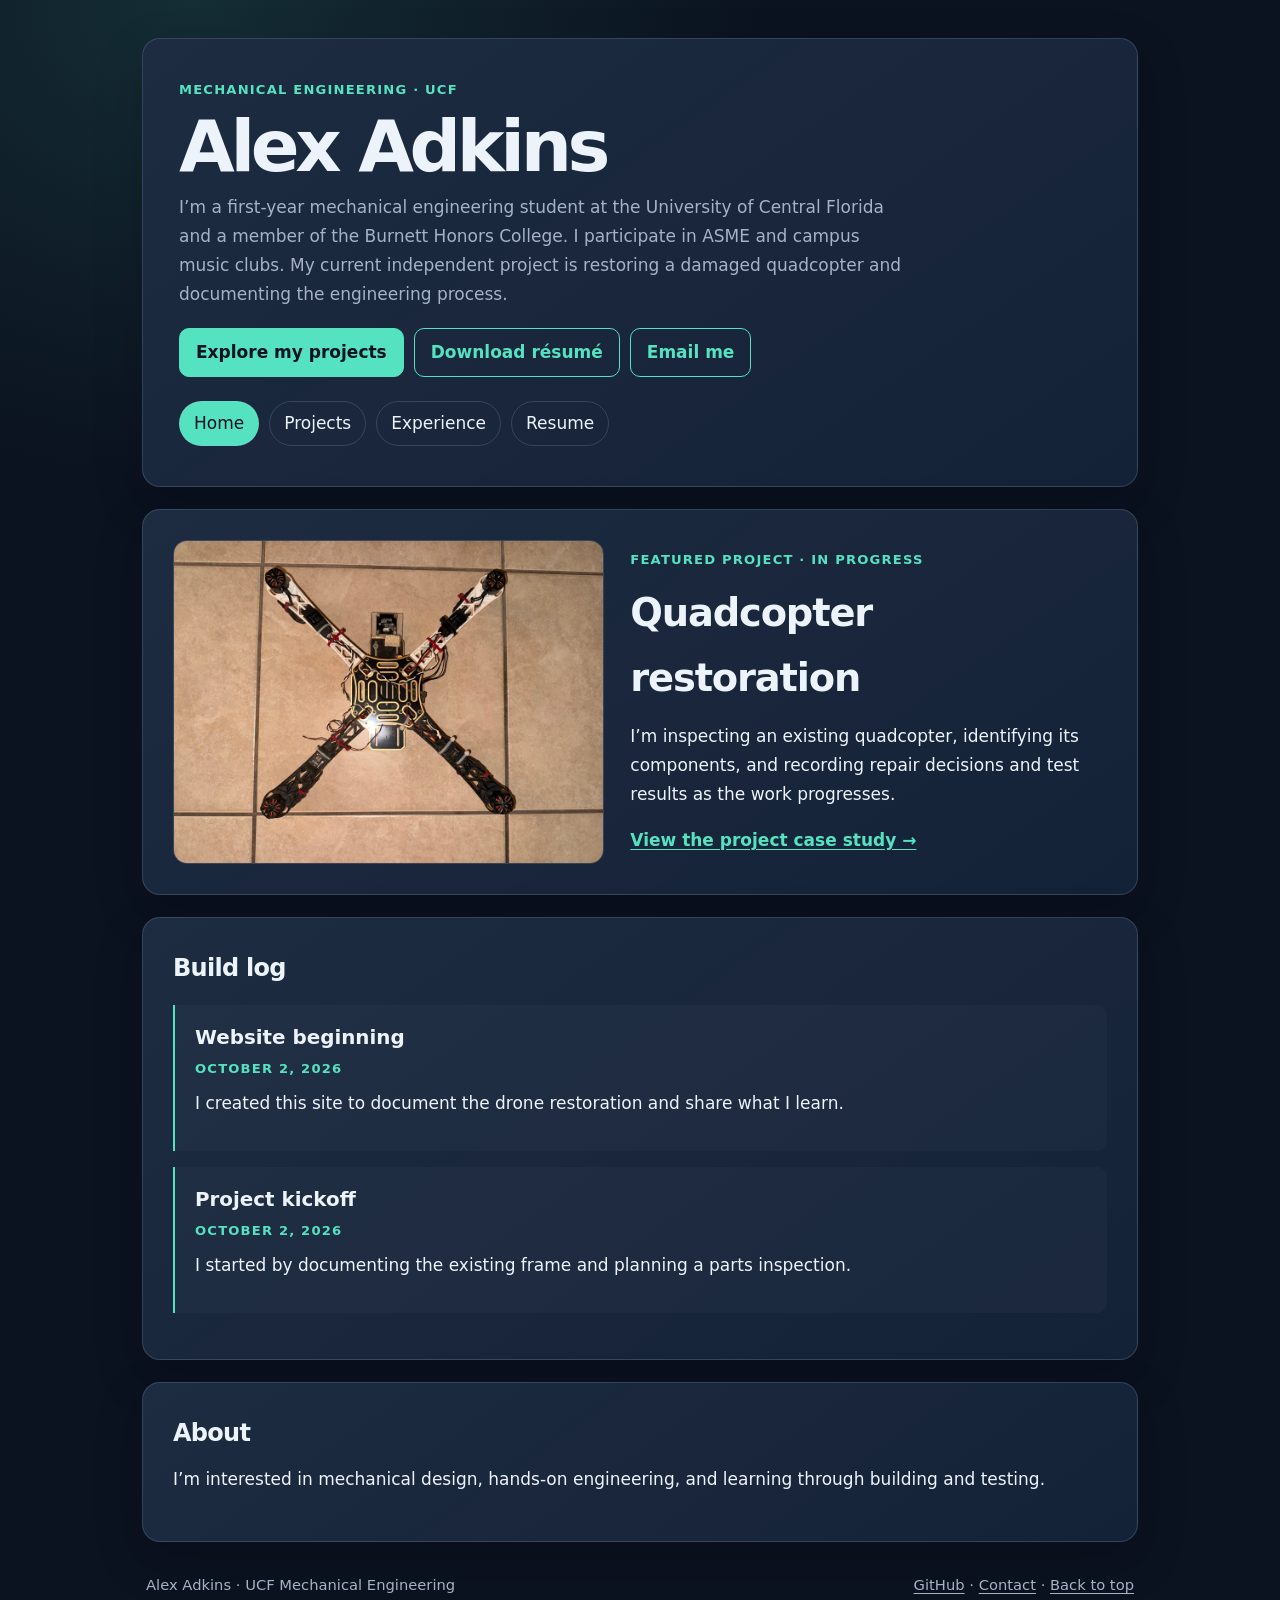
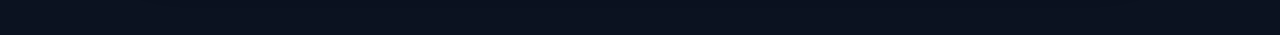
<file: index.html>
<!doctype html>
<html lang="en">
<head>
  <meta charset="utf-8">
  <meta name="viewport" content="width=device-width, initial-scale=1">
  <meta name="description" content="Alex Adkins, a UCF mechanical engineering student, shares engineering projects, experience, and a résumé.">
  <meta name="theme-color" content="#0b1220">
  <title>Alex Adkins | Mechanical Engineering Portfolio</title>
  <link rel="stylesheet" href="styles.css">
</head>
<body>
  <a class="skip-link" href="#main-content">Skip to content</a>

  <header class="site-header" id="top">
    <p class="tag">Mechanical Engineering · UCF</p>
    <h1>Alex Adkins</h1>
    <p class="intro">
      I’m a first-year mechanical engineering student at the University of
      Central Florida and a member of the Burnett Honors College. I participate
      in ASME and campus music clubs. My current independent project is
      restoring a damaged quadcopter and documenting the engineering process.
    </p>

    <div class="button-row">
      <a class="button" href="projects.html">Explore my projects</a>
      <a class="button button-secondary"
         href="AlexAdkins%20-%20EngineeringResume%20%281%29.pdf"
         download>Download résumé</a>
      <a class="button button-secondary" href="mailto:alexanderadkins@hotmail.com">Email me</a>
    </div>

    <nav class="site-nav" aria-label="Main navigation">
      <a href="index.html" aria-current="page">Home</a>
      <a href="projects.html">Projects</a>
      <a href="experience.html">Experience</a>
      <a href="resume.html">Resume</a>
    </nav>
  </header>

  <main id="main-content">
    <section class="featured-project" aria-labelledby="featured-project-title">
      <img
        src="images/drone-before.JPG"
        alt="The damaged quadcopter before restoration"
        loading="lazy"
        decoding="async"
      >
      <div class="featured-project-copy">
        <p class="tag">Featured project · In progress</p>
        <h2 id="featured-project-title">Quadcopter restoration</h2>
        <p>
          I’m inspecting an existing quadcopter, identifying its components,
          and recording repair decisions and test results as the work progresses.
        </p>
        <a class="text-link" href="drone-restoration.html">View the project case study →</a>
      </div>
    </section>

    <section aria-labelledby="build-log-title">
      <h2 id="build-log-title">Build log</h2>
      <article>
        <h3>Website beginning</h3>
        <p class="tag">October 2, 2026</p>
        <p>I created this site to document the drone restoration and share what I learn.</p>
      </article>
      <article>
        <h3>Project kickoff</h3>
        <p class="tag">October 2, 2026</p>
        <p>I started by documenting the existing frame and planning a parts inspection.</p>
      </article>
    </section>

    <section aria-labelledby="about-title">
      <h2 id="about-title">About</h2>
      <p>
        I’m interested in mechanical design, hands-on engineering, and learning
        through building and testing.
      </p>
    </section>
  </main>

  <footer class="site-footer">
    <p>Alex Adkins · UCF Mechanical Engineering</p>
    <p>
      <a href="https://github.com/4aadkins">GitHub</a>
      <span aria-hidden="true">·</span>
      <a href="mailto:alexanderadkins@hotmail.com">Contact</a>
      <span aria-hidden="true">·</span>
      <a href="#top">Back to top</a>
    </p>
  </footer>
</body>
</html>
</file>
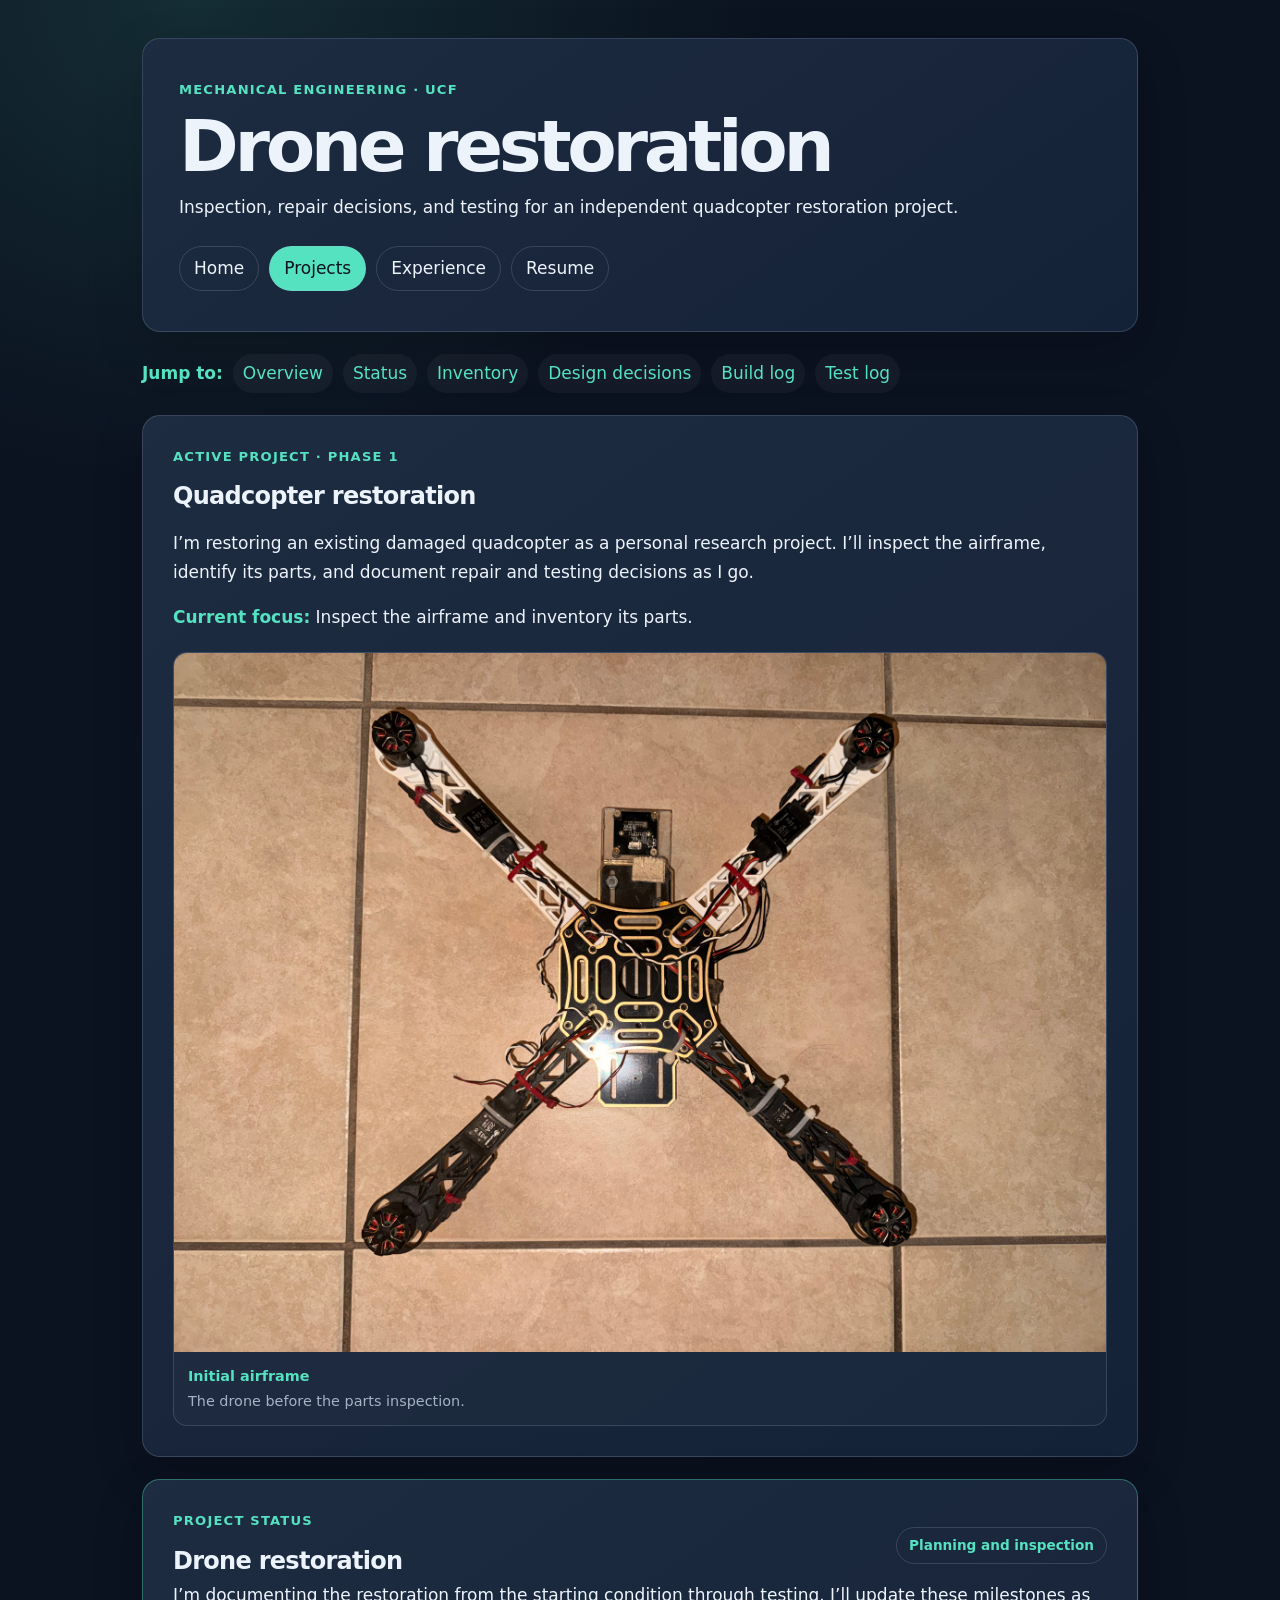
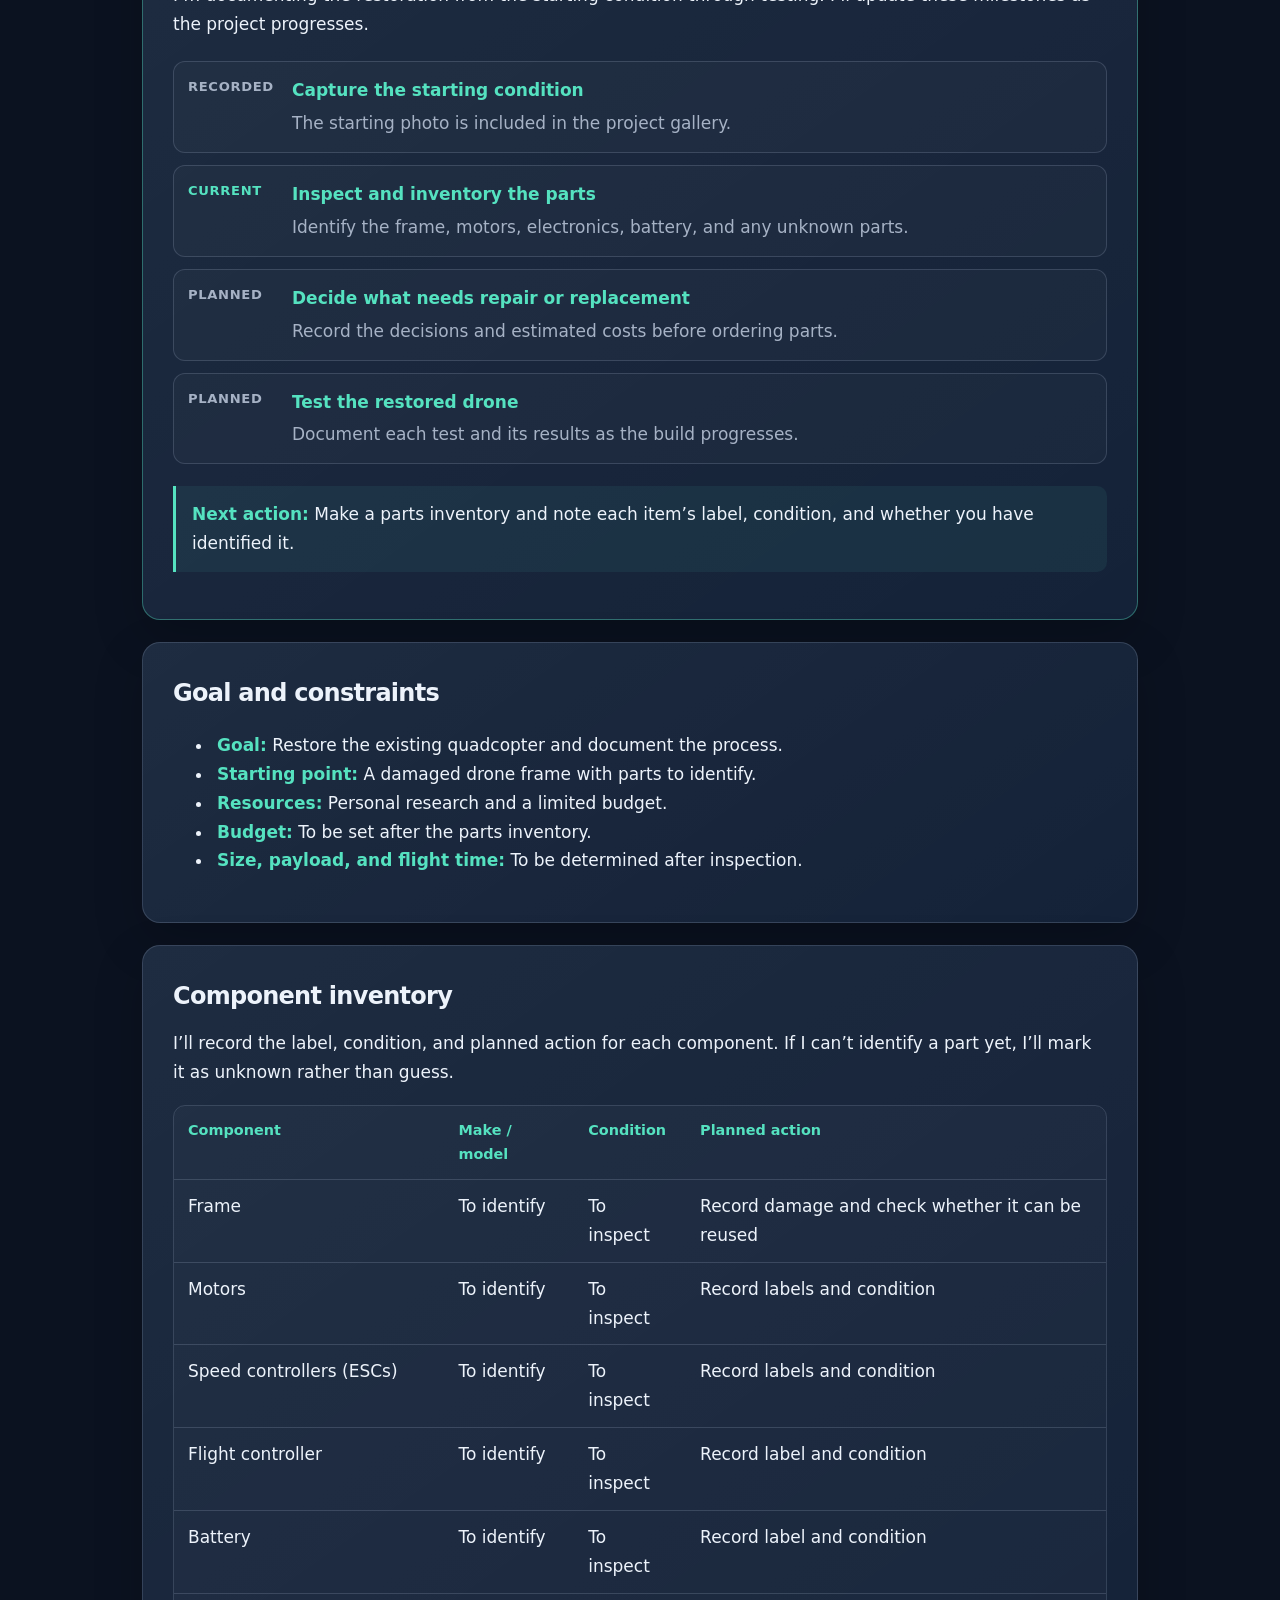
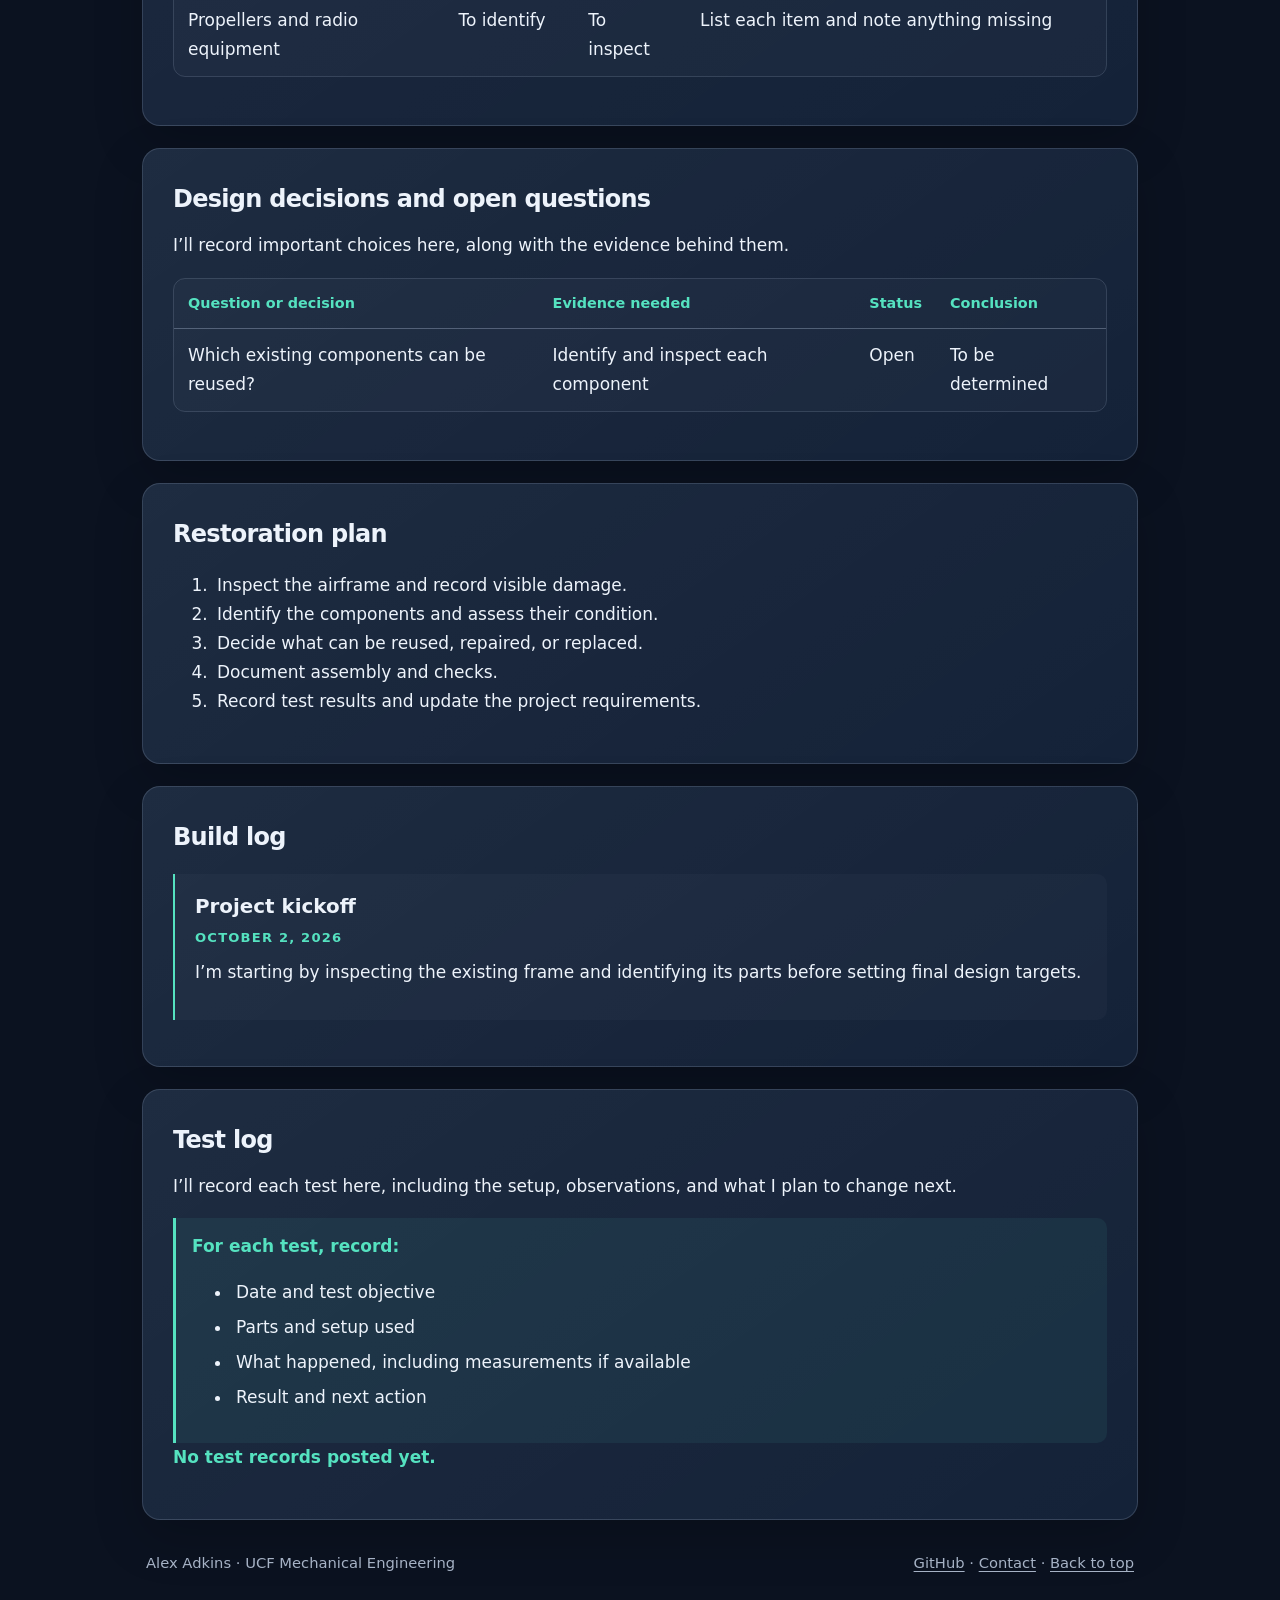
<file: drone-restoration.html>
<!doctype html>
<html lang="en">
<head>
  <meta charset="utf-8">
  <meta name="viewport" content="width=device-width, initial-scale=1">
  <meta name="description" content="A project case study documenting the inspection, restoration, decisions, and testing of Alex Adkins’s quadcopter.">
  <meta name="theme-color" content="#0b1220">
  <title>Alex Adkins | Drone Restoration</title>
  <link rel="stylesheet" href="styles.css">
</head>
<body>
  <a class="skip-link" href="#main-content">Skip to content</a>

  <header class="site-header" id="top">
    <p class="tag">Mechanical Engineering · UCF</p>
    <h1>Drone restoration</h1>
    <p>Inspection, repair decisions, and testing for an independent quadcopter restoration project.</p>

    <nav class="site-nav" aria-label="Main navigation">
      <a href="index.html">Home</a>
      <a href="projects.html" aria-current="page">Projects</a>
      <a href="experience.html">Experience</a>
      <a href="resume.html">Resume</a>
    </nav>
  </header>

  <main id="main-content">
    <nav class="project-jump-links" aria-label="Project sections">
      <strong>Jump to:</strong>
      <a href="#drone-restoration">Overview</a>
      <a href="#status">Status</a>
      <a href="#inventory">Inventory</a>
      <a href="#decisions">Design decisions</a>
      <a href="#build-log">Build log</a>
      <a href="#test-log">Test log</a>
    </nav>
    <section id="drone-restoration" aria-labelledby="drone-title">
      <p class="tag">Active project · Phase 1</p>
      <h2 id="drone-title">Quadcopter restoration</h2>
      <p>
        I’m restoring an existing damaged quadcopter as a personal research
        project. I’ll inspect the airframe, identify its parts, and document
        repair and testing decisions as I go.
      </p>
      <p><strong>Current focus:</strong> Inspect the airframe and inventory its parts.</p>

      <div class="project-gallery">
        <figure>
          <img
            src="images/drone-before.JPG"
            alt="The existing quadcopter frame before restoration"
            loading="lazy"
            decoding="async"
          >
          <figcaption>
            <strong>Initial airframe</strong><br>
            The drone before the parts inspection.
          </figcaption>
        </figure>
      </div>
    </section>

    <section id="status" class="project-status" aria-labelledby="project-status-title">
      <div class="status-heading">
        <div>
          <p class="tag">Project status</p>
          <h2 id="project-status-title">Drone restoration</h2>
        </div>
        <span class="status-pill">Planning and inspection</span>
      </div>

      <p>
        I’m documenting the restoration from the starting condition through
        testing. I’ll update these milestones as the project progresses.
      </p>

      <ol class="milestones">
        <li>
          <span class="milestone-state">Recorded</span>
          <div>
            <strong>Capture the starting condition</strong>
            <p>The starting photo is included in the project gallery.</p>
          </div>
        </li>
        <li class="current">
          <span class="milestone-state">Current</span>
          <div>
            <strong>Inspect and inventory the parts</strong>
            <p>Identify the frame, motors, electronics, battery, and any unknown parts.</p>
          </div>
        </li>
        <li>
          <span class="milestone-state">Planned</span>
          <div>
            <strong>Decide what needs repair or replacement</strong>
            <p>Record the decisions and estimated costs before ordering parts.</p>
          </div>
        </li>
        <li>
          <span class="milestone-state">Planned</span>
          <div>
            <strong>Test the restored drone</strong>
            <p>Document each test and its results as the build progresses.</p>
          </div>
        </li>
      </ol>

      <p class="next-step">
        <strong>Next action:</strong> Make a parts inventory and note each item’s
        label, condition, and whether you have identified it.
      </p>
    </section>

    <section id="constraints" aria-labelledby="constraints-title">
      <h2 id="constraints-title">Goal and constraints</h2>
      <ul>
        <li><strong>Goal:</strong> Restore the existing quadcopter and document the process.</li>
        <li><strong>Starting point:</strong> A damaged drone frame with parts to identify.</li>
        <li><strong>Resources:</strong> Personal research and a limited budget.</li>
        <li><strong>Budget:</strong> To be set after the parts inventory.</li>
        <li><strong>Size, payload, and flight time:</strong> To be determined after inspection.</li>
      </ul>
    </section>


    <section id="inventory" aria-labelledby="inventory-title">
      <h2 id="inventory-title">Component inventory</h2>
      <p>
        I’ll record the label, condition, and planned action for each component.
        If I can’t identify a part yet, I’ll mark it as unknown rather than guess.
      </p>

      <div class="inventory-table-wrap" tabindex="0" role="region" aria-label="Scrollable component inventory">
        <table class="inventory-table">
          <thead>
            <tr>
              <th scope="col">Component</th>
              <th scope="col">Make / model</th>
              <th scope="col">Condition</th>
              <th scope="col">Planned action</th>
            </tr>
          </thead>
          <tbody>
            <tr>
              <td>Frame</td>
              <td>To identify</td>
              <td>To inspect</td>
              <td>Record damage and check whether it can be reused</td>
            </tr>
            <tr>
              <td>Motors</td>
              <td>To identify</td>
              <td>To inspect</td>
              <td>Record labels and condition</td>
            </tr>
            <tr>
              <td>Speed controllers (ESCs)</td>
              <td>To identify</td>
              <td>To inspect</td>
              <td>Record labels and condition</td>
            </tr>
            <tr>
              <td>Flight controller</td>
              <td>To identify</td>
              <td>To inspect</td>
              <td>Record label and condition</td>
            </tr>
            <tr>
              <td>Battery</td>
              <td>To identify</td>
              <td>To inspect</td>
              <td>Record label and condition</td>
            </tr>
            <tr>
              <td>Propellers and radio equipment</td>
              <td>To identify</td>
              <td>To inspect</td>
              <td>List each item and note anything missing</td>
            </tr>
          </tbody>
        </table>
      </div>
    </section>

    <section id="decisions" aria-labelledby="decisions-title">
      <h2 id="decisions-title">Design decisions and open questions</h2>
      <p>
        I’ll record important choices here, along with the evidence behind them.
      </p>

      <div class="inventory-table-wrap" tabindex="0" role="region" aria-label="Scrollable design decisions">
        <table class="inventory-table">
          <thead>
            <tr>
              <th scope="col">Question or decision</th>
              <th scope="col">Evidence needed</th>
              <th scope="col">Status</th>
              <th scope="col">Conclusion</th>
            </tr>
          </thead>
          <tbody>
            <tr>
              <td>Which existing components can be reused?</td>
              <td>Identify and inspect each component</td>
              <td>Open</td>
              <td>To be determined</td>
            </tr>
          </tbody>
        </table>
      </div>
    </section>

    <section id="restoration-plan" aria-labelledby="plan-title">
      <h2 id="plan-title">Restoration plan</h2>
      <ol>
        <li>Inspect the airframe and record visible damage.</li>
        <li>Identify the components and assess their condition.</li>
        <li>Decide what can be reused, repaired, or replaced.</li>
        <li>Document assembly and checks.</li>
        <li>Record test results and update the project requirements.</li>
      </ol>
    </section>

    <section id="build-log" aria-labelledby="build-log-title">
      <h2 id="build-log-title">Build log</h2>
      <article>
        <h3>Project kickoff</h3>
        <p class="tag">October 2, 2026</p>
        <p>
          I’m starting by inspecting the existing frame and identifying its
          parts before setting final design targets.
        </p>
      </article>
    </section>

    <section id="test-log" aria-labelledby="test-log-title">
      <h2 id="test-log-title">Test log</h2>
      <p>
        I’ll record each test here, including the setup, observations, and what
        I plan to change next.
      </p>

      <div class="test-log-note">
        <strong>For each test, record:</strong>
        <ul>
          <li>Date and test objective</li>
          <li>Parts and setup used</li>
          <li>What happened, including measurements if available</li>
          <li>Result and next action</li>
        </ul>
      </div>

      <p><strong>No test records posted yet.</strong></p>
    </section>
  </main>

  <footer class="site-footer">
    <p>Alex Adkins · UCF Mechanical Engineering</p>
    <p>
      <a href="https://github.com/4aadkins">GitHub</a>
      <span aria-hidden="true">·</span>
      <a href="mailto:alexanderadkins@hotmail.com">Contact</a>
      <span aria-hidden="true">·</span>
      <a href="#top">Back to top</a>
    </p>
  </footer>
</body>
</html>
</file>
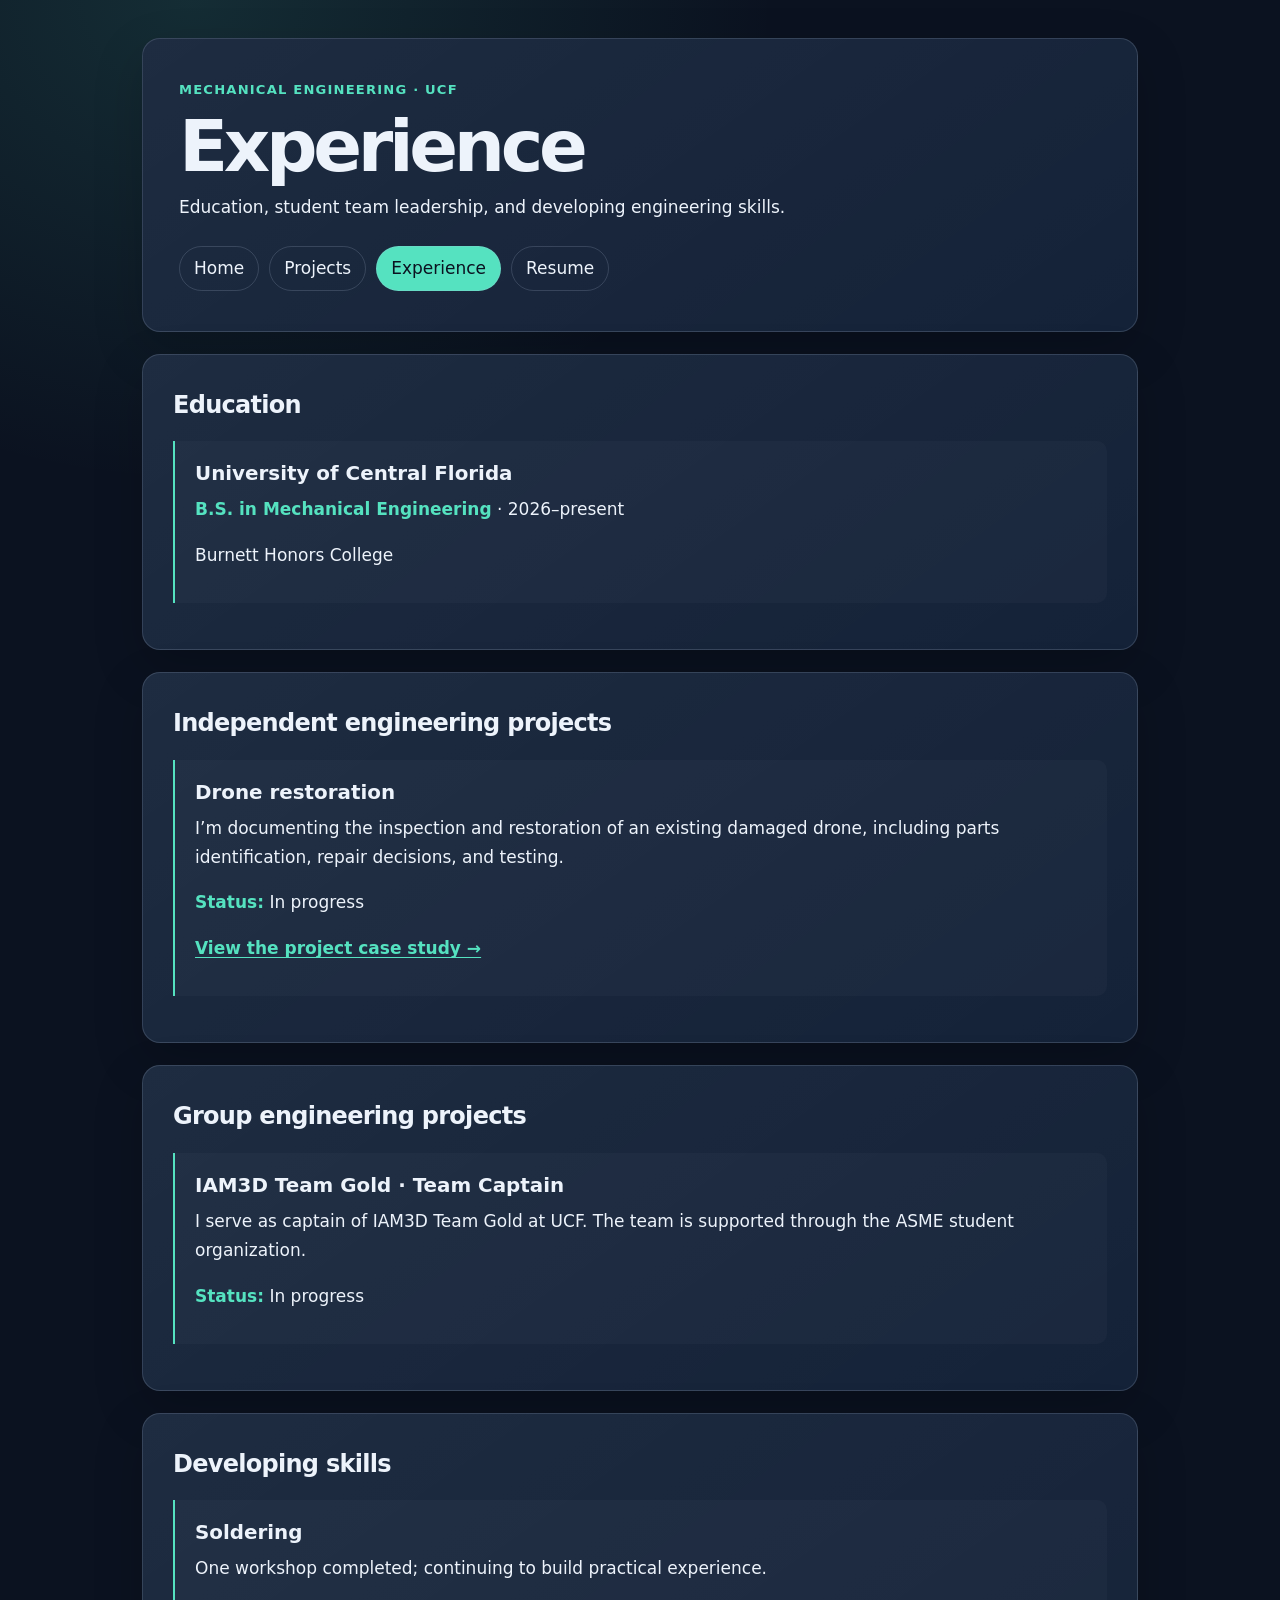
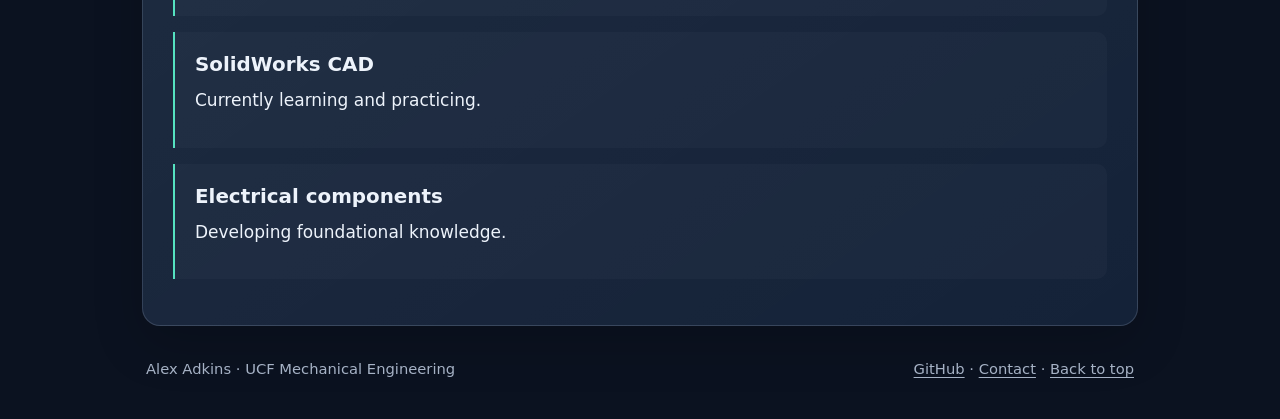
<file: experience.html>
<!doctype html>
<html lang="en">
<head>
  <meta charset="utf-8">
  <meta name="viewport" content="width=device-width, initial-scale=1">
  <meta name="description" content="Alex Adkins’s education, student team leadership, and developing engineering skills at UCF.">
  <meta name="theme-color" content="#0b1220">
  <title>Alex Adkins | Experience</title>
  <link rel="stylesheet" href="styles.css">
</head>
<body>
  <a class="skip-link" href="#main-content">Skip to content</a>

  <header class="site-header" id="top">
    <p class="tag">Mechanical Engineering · UCF</p>
    <h1>Experience</h1>
    <p>Education, student team leadership, and developing engineering skills.</p>

    <nav class="site-nav" aria-label="Main navigation">
      <a href="index.html">Home</a>
      <a href="projects.html">Projects</a>
      <a href="experience.html" aria-current="page">Experience</a>
      <a href="resume.html">Resume</a>
    </nav>
  </header>

  <main id="main-content">
    <section id="education" aria-labelledby="education-title">
      <h2 id="education-title">Education</h2>
      <article>
        <h3>University of Central Florida</h3>
        <p><strong>B.S. in Mechanical Engineering</strong> · 2026–present</p>
        <p>Burnett Honors College</p>
      </article>
    </section>

    <section id="projects" aria-labelledby="independent-projects-title">
      <h2 id="independent-projects-title">Independent engineering projects</h2>
      <article>
        <h3>Drone restoration</h3>
        <p>
          I’m documenting the inspection and restoration of an existing damaged
          drone, including parts identification, repair decisions, and testing.
        </p>
        <p><strong>Status:</strong> In progress</p>
        <p><a class="text-link" href="drone-restoration.html">View the project case study →</a></p>
      </article>
    </section>

    <section id="team-experience" aria-labelledby="team-experience-title">
      <h2 id="team-experience-title">Group engineering projects</h2>
      <article>
        <h3>IAM3D Team Gold · Team Captain</h3>
        <p>
          I serve as captain of IAM3D Team Gold at UCF. The team is supported
          through the ASME student organization.
        </p>
        <p><strong>Status:</strong> In progress</p>
      </article>
    </section>

    <section id="developing-skills" aria-labelledby="skills-title">
      <h2 id="skills-title">Developing skills</h2>
      <article>
        <h3>Soldering</h3>
        <p>One workshop completed; continuing to build practical experience.</p>
      </article>
      <article>
        <h3>SolidWorks CAD</h3>
        <p>Currently learning and practicing.</p>
      </article>
      <article>
        <h3>Electrical components</h3>
        <p>Developing foundational knowledge.</p>
      </article>
    </section>
  </main>

  <footer class="site-footer">
    <p>Alex Adkins · UCF Mechanical Engineering</p>
    <p>
      <a href="https://github.com/4aadkins">GitHub</a>
      <span aria-hidden="true">·</span>
      <a href="mailto:alexanderadkins@hotmail.com">Contact</a>
      <span aria-hidden="true">·</span>
      <a href="#top">Back to top</a>
    </p>
  </footer>
</body>
</html>
</file>
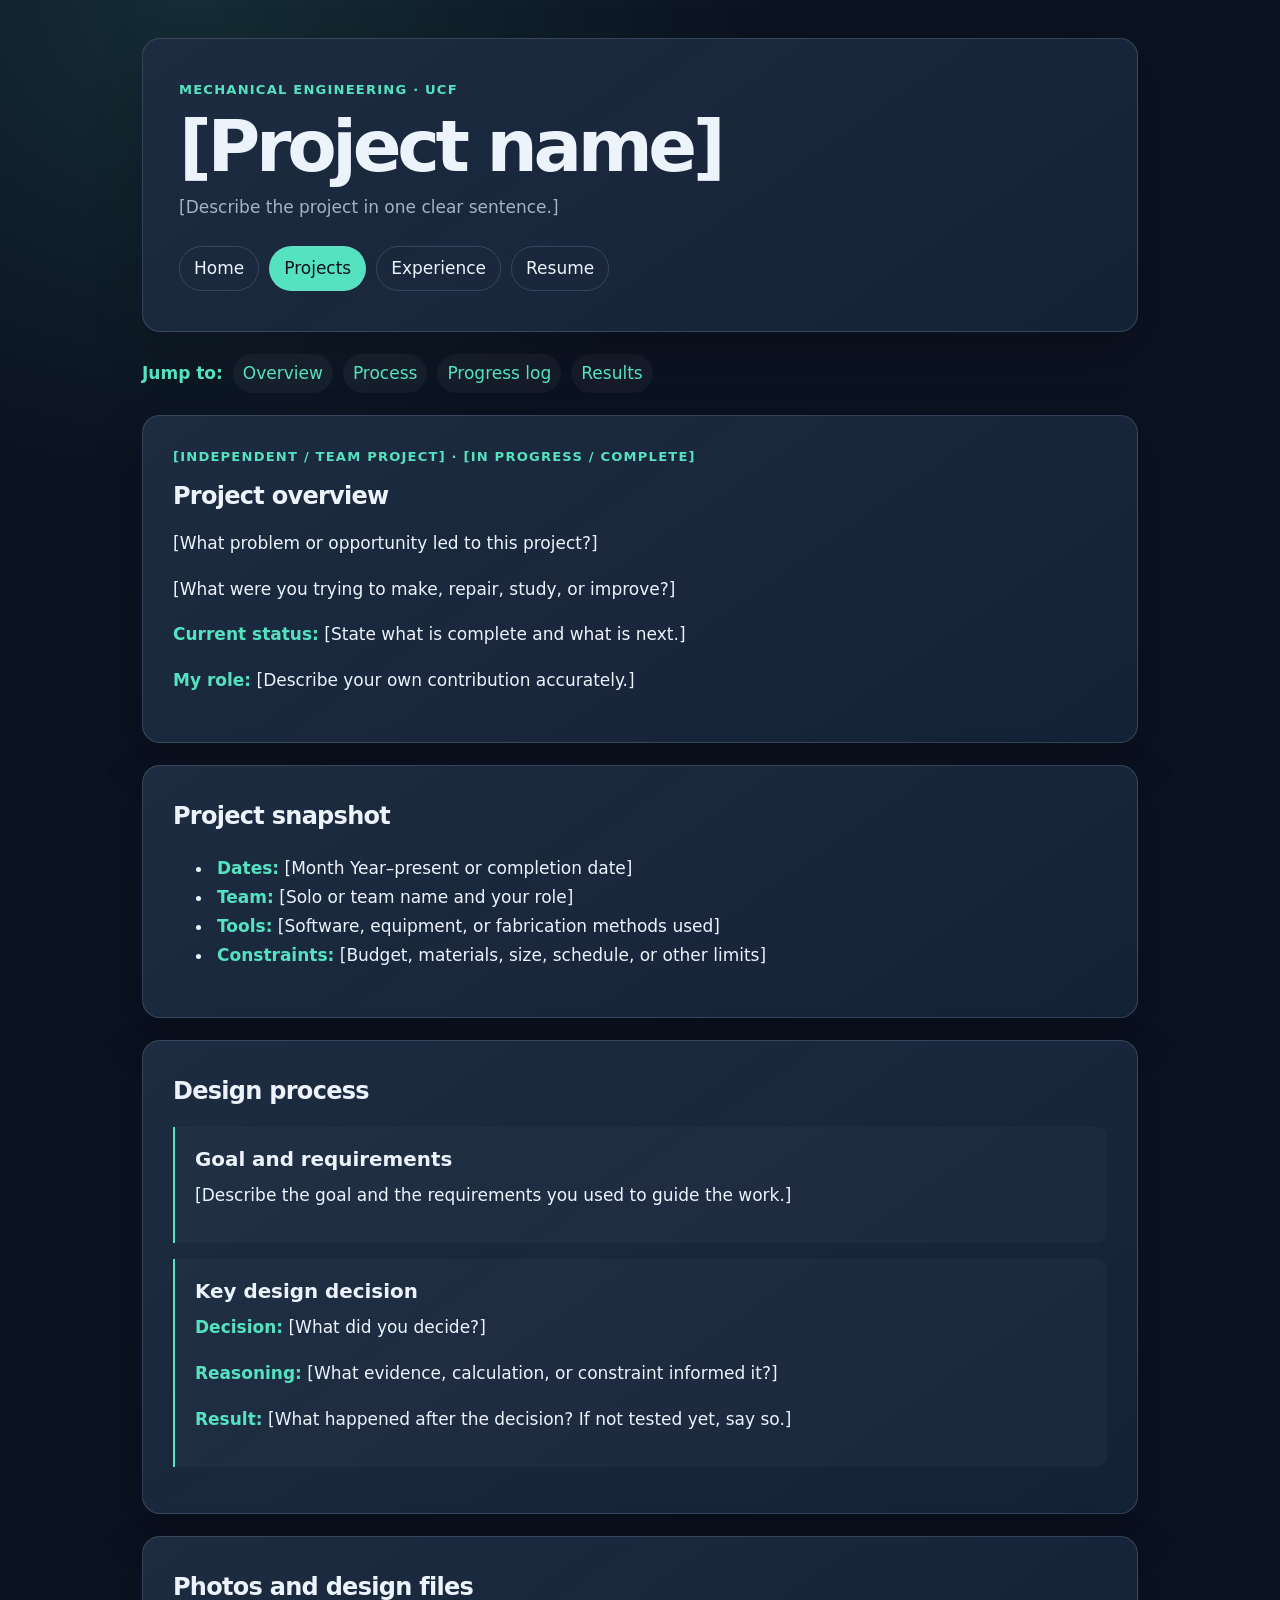
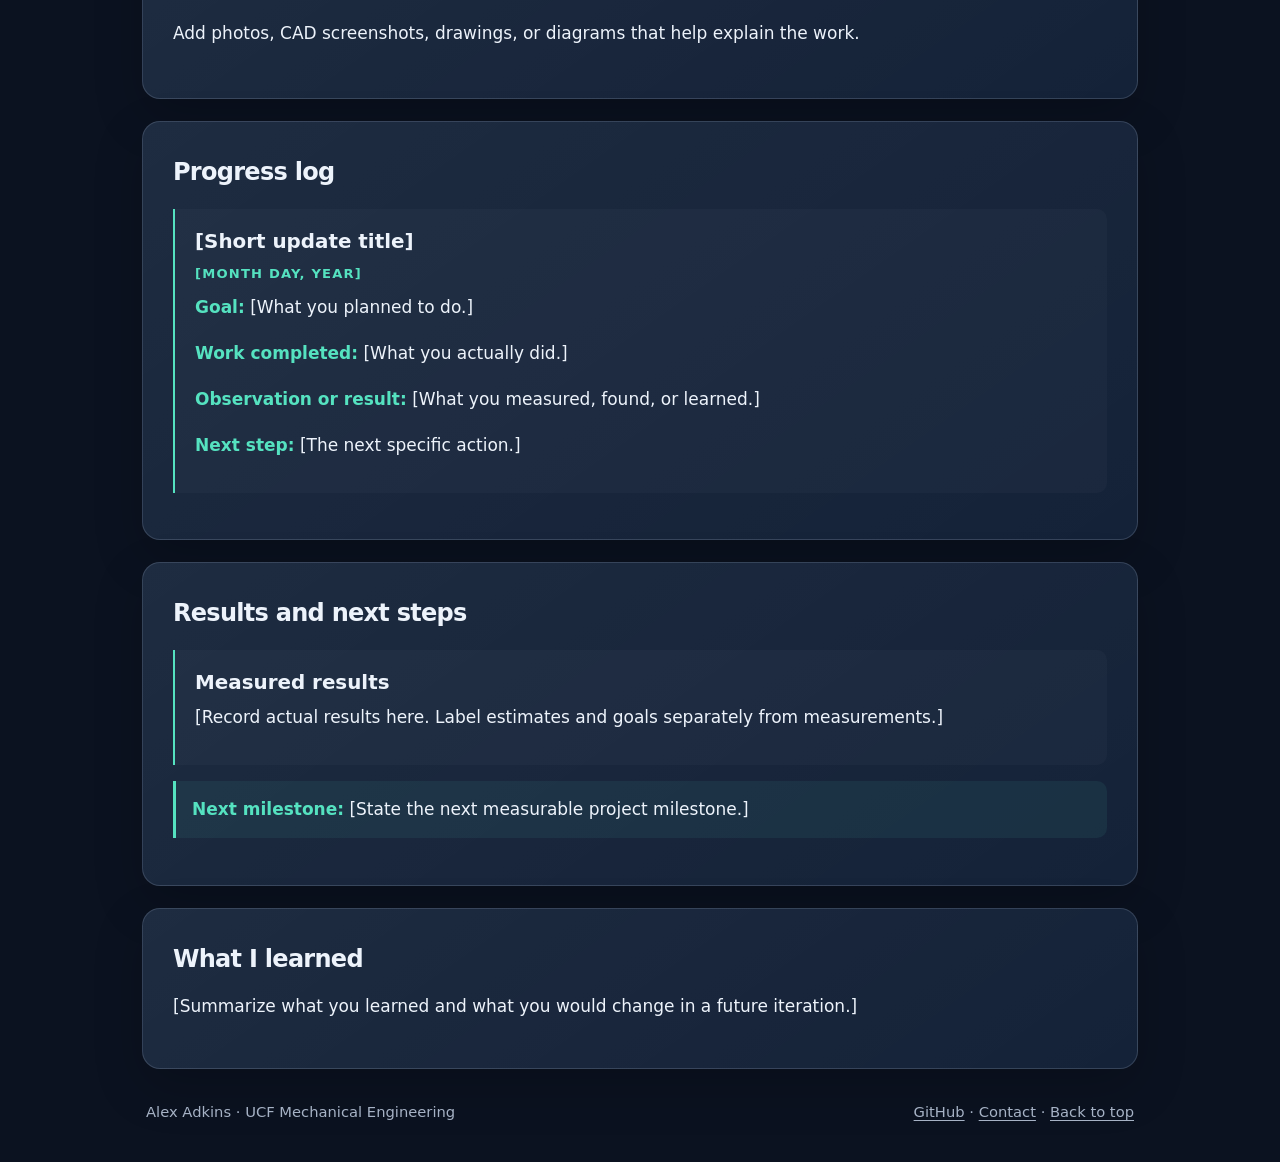
<file: project-template.html>
<!doctype html>
<!--
  Reusable project page starter for Alex Adkins's portfolio.
  Copy this file to a new name such as frame-design.html, replace every
  [bracketed prompt], add your project photos under images/, and link the new
  page from the Projects page. Remove any sections that do not apply.
-->
<html lang="en">
<head>
  <meta charset="utf-8">
  <meta name="viewport" content="width=device-width, initial-scale=1">
  <meta name="description" content="[One-sentence description of this project].">
  <meta name="theme-color" content="#0b1220">
  <title>[Project name] | Alex Adkins</title>
  <link rel="stylesheet" href="styles.css">
</head>
<body>
  <a class="skip-link" href="#main-content">Skip to content</a>

  <header class="site-header" id="top">
    <p class="tag">Mechanical Engineering · UCF</p>
    <h1>[Project name]</h1>
    <p class="intro">[Describe the project in one clear sentence.]</p>

    <nav class="site-nav" aria-label="Main navigation">
      <a href="index.html">Home</a>
      <a href="projects.html" aria-current="page">Projects</a>
      <a href="experience.html">Experience</a>
      <a href="resume.html">Resume</a>
    </nav>
  </header>

  <main id="main-content">
    <nav class="project-jump-links" aria-label="Project sections">
      <strong>Jump to:</strong>
      <a href="#overview">Overview</a>
      <a href="#process">Process</a>
      <a href="#progress">Progress log</a>
      <a href="#results">Results</a>
    </nav>

    <section id="overview" aria-labelledby="overview-title">
      <p class="tag">[Independent / team project] · [In progress / complete]</p>
      <h2 id="overview-title">Project overview</h2>
      <p>[What problem or opportunity led to this project?]</p>
      <p>[What were you trying to make, repair, study, or improve?]</p>
      <p><strong>Current status:</strong> [State what is complete and what is next.]</p>
      <p><strong>My role:</strong> [Describe your own contribution accurately.]</p>
    </section>

    <section id="snapshot" aria-labelledby="snapshot-title">
      <h2 id="snapshot-title">Project snapshot</h2>
      <ul>
        <li><strong>Dates:</strong> [Month Year–present or completion date]</li>
        <li><strong>Team:</strong> [Solo or team name and your role]</li>
        <li><strong>Tools:</strong> [Software, equipment, or fabrication methods used]</li>
        <li><strong>Constraints:</strong> [Budget, materials, size, schedule, or other limits]</li>
      </ul>
    </section>

    <section id="process" aria-labelledby="process-title">
      <h2 id="process-title">Design process</h2>
      <article>
        <h3>Goal and requirements</h3>
        <p>[Describe the goal and the requirements you used to guide the work.]</p>
      </article>
      <article>
        <h3>Key design decision</h3>
        <p><strong>Decision:</strong> [What did you decide?]</p>
        <p><strong>Reasoning:</strong> [What evidence, calculation, or constraint informed it?]</p>
        <p><strong>Result:</strong> [What happened after the decision? If not tested yet, say so.]</p>
      </article>
      <!-- Duplicate the decision article when another important decision is made. -->
    </section>

    <section id="evidence" aria-labelledby="evidence-title">
      <h2 id="evidence-title">Photos and design files</h2>
      <p>Add photos, CAD screenshots, drawings, or diagrams that help explain the work.</p>
      <div class="project-gallery">
        <!--
        Copy this figure for each image. Put the image in the images/ folder and
        replace both the file name and the alt text with an accurate description.
        <figure>
          <img src="images/[photo-file-name].jpg"
               alt="[Brief description of what the image shows]"
               loading="lazy" decoding="async">
          <figcaption>
            <strong>[Short caption]</strong><br>
            [What this image documents.] 
          </figcaption>
        </figure>
        -->
      </div>
      <!-- Add links to drawings, calculations, or reports here when available. -->
    </section>

    <section id="progress" aria-labelledby="progress-title">
      <h2 id="progress-title">Progress log</h2>
      <!-- Copy the article below for each work session or project milestone. -->
      <article>
        <h3>[Short update title]</h3>
        <p class="tag">[Month Day, Year]</p>
        <p><strong>Goal:</strong> [What you planned to do.]</p>
        <p><strong>Work completed:</strong> [What you actually did.]</p>
        <p><strong>Observation or result:</strong> [What you measured, found, or learned.]</p>
        <p><strong>Next step:</strong> [The next specific action.]</p>
      </article>
    </section>

    <section id="results" aria-labelledby="results-title">
      <h2 id="results-title">Results and next steps</h2>
      <article>
        <h3>Measured results</h3>
        <p>[Record actual results here. Label estimates and goals separately from measurements.]</p>
      </article>
      <p class="next-step"><strong>Next milestone:</strong> [State the next measurable project milestone.]</p>
    </section>

    <section id="reflection" aria-labelledby="reflection-title">
      <h2 id="reflection-title">What I learned</h2>
      <p>[Summarize what you learned and what you would change in a future iteration.]</p>
    </section>
  </main>

  <footer class="site-footer">
    <p>Alex Adkins · UCF Mechanical Engineering</p>
    <p>
      <a href="https://github.com/4aadkins">GitHub</a>
      <span aria-hidden="true">·</span>
      <a href="mailto:alexanderadkins@hotmail.com">Contact</a>
      <span aria-hidden="true">·</span>
      <a href="#top">Back to top</a>
    </p>
  </footer>
</body>
</html>
</file>
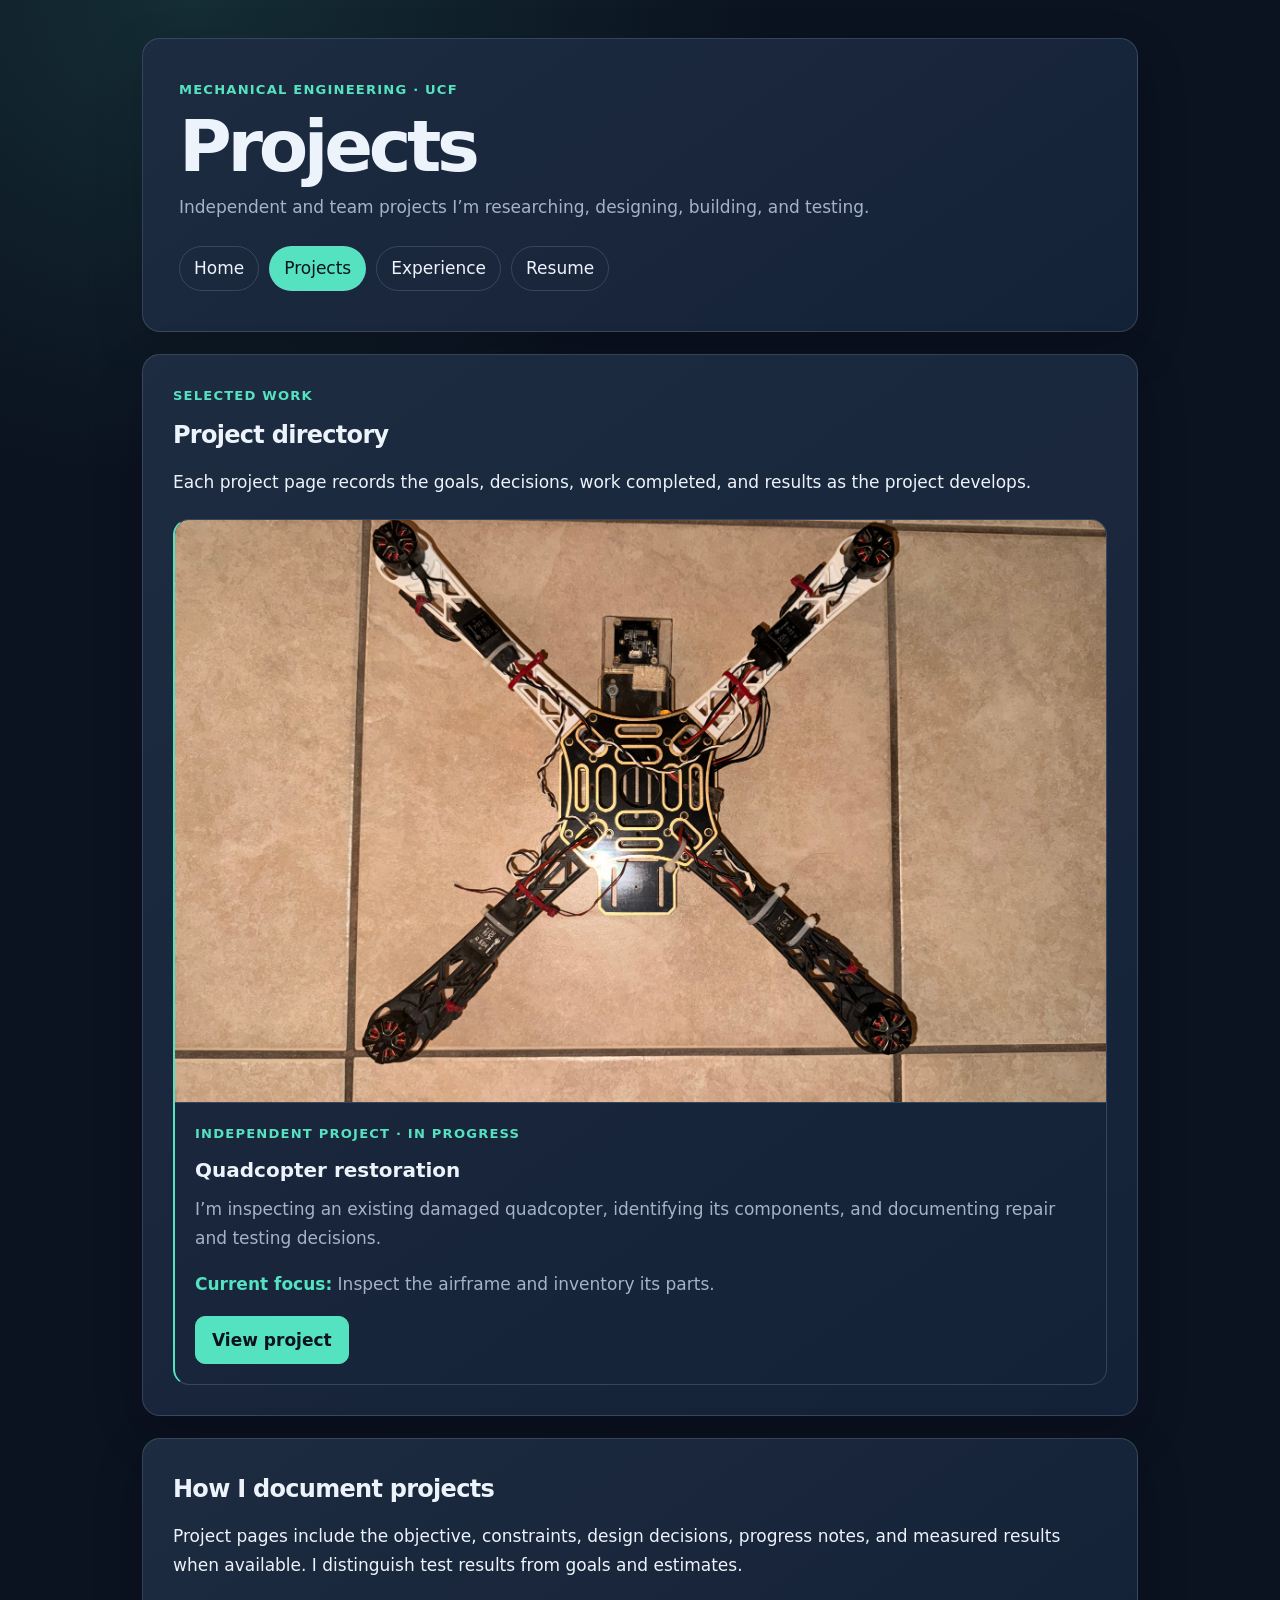
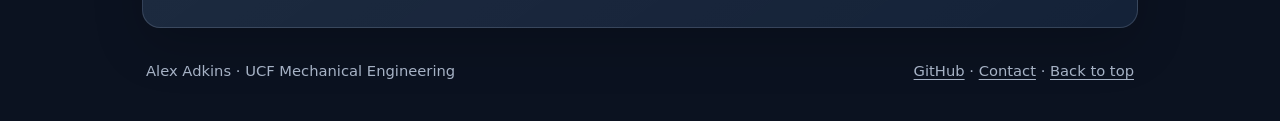
<file: projects.html>
<!doctype html>
<html lang="en">
<head>
  <meta charset="utf-8">
  <meta name="viewport" content="width=device-width, initial-scale=1">
  <meta name="description" content="Engineering projects by Alex Adkins, a mechanical engineering student at UCF.">
  <meta name="theme-color" content="#0b1220">
  <title>Alex Adkins | Projects</title>
  <link rel="stylesheet" href="styles.css">
</head>
<body>
  <a class="skip-link" href="#main-content">Skip to content</a>

  <header class="site-header" id="top">
    <p class="tag">Mechanical Engineering · UCF</p>
    <h1>Projects</h1>
    <p class="intro">Independent and team projects I’m researching, designing, building, and testing.</p>

    <nav class="site-nav" aria-label="Main navigation">
      <a href="index.html">Home</a>
      <a href="projects.html" aria-current="page">Projects</a>
      <a href="experience.html">Experience</a>
      <a href="resume.html">Resume</a>
    </nav>
  </header>

  <main id="main-content">
    <section aria-labelledby="projects-title">
      <p class="tag">Selected work</p>
      <h2 id="projects-title">Project directory</h2>
      <p>Each project page records the goals, decisions, work completed, and results as the project develops.</p>

      <div class="project-card-grid">
        <article class="project-card">
          <a class="project-card-image" href="drone-restoration.html" aria-label="Open the quadcopter restoration case study">
            <img src="images/drone-before.JPG"
                 alt="The quadcopter frame before restoration"
                 loading="lazy"
                 decoding="async">
          </a>
          <div class="project-card-copy">
            <p class="tag">Independent project · In progress</p>
            <h3><a href="drone-restoration.html">Quadcopter restoration</a></h3>
            <p>I’m inspecting an existing damaged quadcopter, identifying its components, and documenting repair and testing decisions.</p>
            <p><strong>Current focus:</strong> Inspect the airframe and inventory its parts.</p>
            <p class="button-row">
              <a class="button" href="drone-restoration.html">View project</a>
            </p>
          </div>
        </article>
      </div>
    </section>

    <section aria-labelledby="approach-title">
      <h2 id="approach-title">How I document projects</h2>
      <p>Project pages include the objective, constraints, design decisions, progress notes, and measured results when available. I distinguish test results from goals and estimates.</p>
    </section>
  </main>

  <footer class="site-footer">
    <p>Alex Adkins · UCF Mechanical Engineering</p>
    <p>
      <a href="https://github.com/4aadkins">GitHub</a>
      <span aria-hidden="true">·</span>
      <a href="mailto:alexanderadkins@hotmail.com">Contact</a>
      <span aria-hidden="true">·</span>
      <a href="#top">Back to top</a>
    </p>
  </footer>
</body>
</html>
</file>
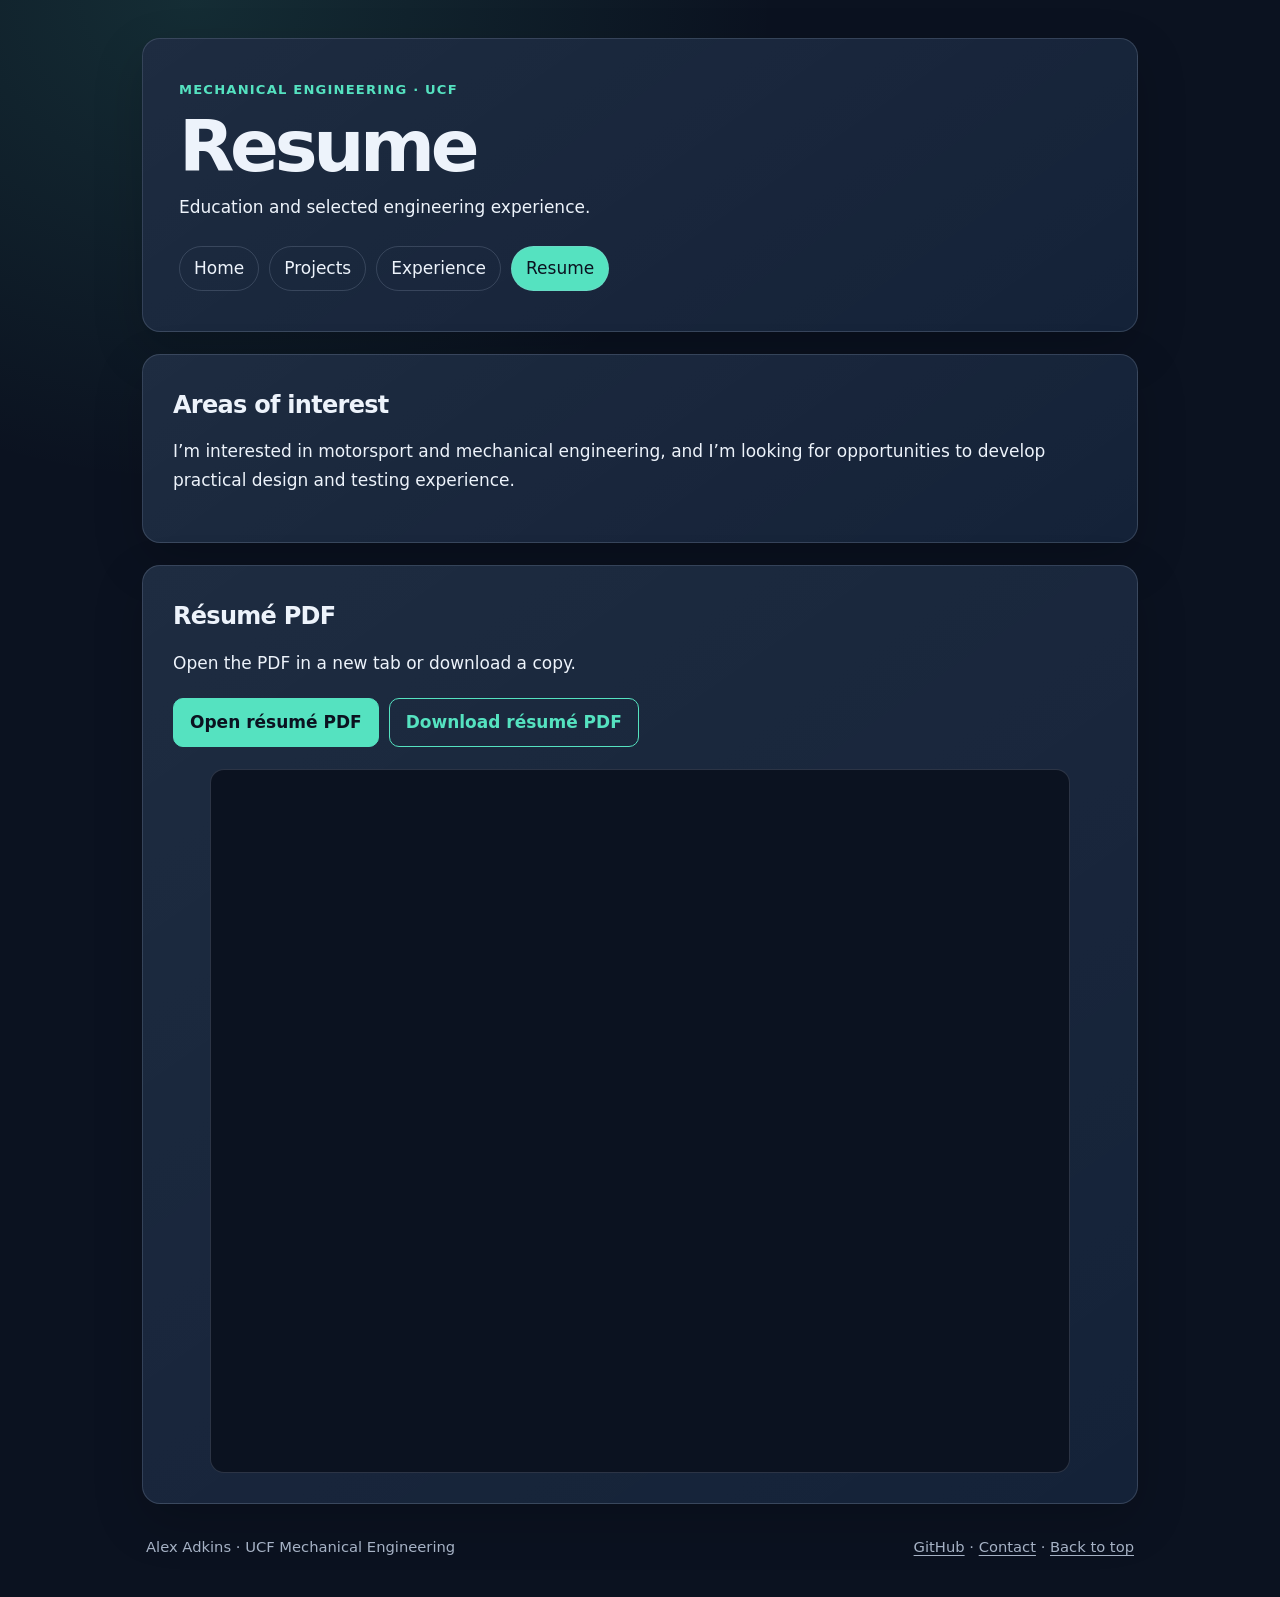
<file: resume.html>
<!doctype html>
<html lang="en">
<head>
  <meta charset="utf-8">
  <meta name="viewport" content="width=device-width, initial-scale=1">
  <meta name="description" content="View or download Alex Adkins’s engineering résumé.">
  <meta name="theme-color" content="#0b1220">
  <title>Alex Adkins | Resume</title>
  <link rel="stylesheet" href="styles.css">
</head>
<body>
  <a class="skip-link" href="#main-content">Skip to content</a>

  <header class="site-header" id="top">
    <p class="tag">Mechanical Engineering · UCF</p>
    <h1>Resume</h1>
    <p>Education and selected engineering experience.</p>

    <nav class="site-nav" aria-label="Main navigation">
      <a href="index.html">Home</a>
      <a href="projects.html">Projects</a>
      <a href="experience.html">Experience</a>
      <a href="resume.html" aria-current="page">Resume</a>
    </nav>
  </header>

  <main id="main-content">
    <section aria-labelledby="interests-title">
      <h2 id="interests-title">Areas of interest</h2>
      <p>
        I’m interested in motorsport and mechanical engineering, and I’m
        looking for opportunities to develop practical design and testing experience.
      </p>
    </section>

    <section aria-labelledby="resume-pdf-title">
      <h2 id="resume-pdf-title">Résumé PDF</h2>
      <p>Open the PDF in a new tab or download a copy.</p>
      <div class="button-row">
        <a class="button"
           href="AlexAdkins%20-%20EngineeringResume%20%281%29.pdf"
           target="_blank"
           rel="noopener">
          Open résumé PDF
        </a>
        <a class="button button-secondary"
           href="AlexAdkins%20-%20EngineeringResume%20%281%29.pdf"
           download>
          Download résumé PDF
        </a>
      </div>

      <div class="resume-preview">
        <iframe
          src="AlexAdkins%20-%20EngineeringResume%20%281%29.pdf#view=FitH"
          title="Alex Adkins résumé PDF preview"
          loading="lazy"
        ></iframe>
      </div>
    </section>
  </main>

  <footer class="site-footer">
    <p>Alex Adkins · UCF Mechanical Engineering</p>
    <p>
      <a href="https://github.com/4aadkins">GitHub</a>
      <span aria-hidden="true">·</span>
      <a href="mailto:alexanderadkins@hotmail.com">Contact</a>
      <span aria-hidden="true">·</span>
      <a href="#top">Back to top</a>
    </p>
  </footer>
</body>
</html>
</file>
<file: styles.css>
:root {
  color-scheme: dark;
  --bg: #0b1220;
  --panel: #142238;
  --text: #edf3fb;
  --muted: #a6b2c5;
  --accent: #55e2c0;
  --border: rgba(173, 190, 215, 0.2);
  --content-width: 1040px;
}

* {
  box-sizing: border-box;
}

html {
  scroll-behavior: smooth;
}

body {
  max-width: var(--content-width);
  margin: 0 auto;
  padding: 38px 22px;
  background:
    radial-gradient(ellipse at 15% 0%, rgba(85, 226, 192, 0.13), transparent 38%),
    var(--bg);
  background-attachment: fixed, scroll;
  color: var(--text);
  font: 17px/1.7 system-ui, -apple-system, BlinkMacSystemFont, "Segoe UI", sans-serif;
}

img {
  display: block;
  max-width: 100%;
}

.site-header,
main > section {
  margin-bottom: 22px;
  padding: 30px;
  background: linear-gradient(145deg, rgba(255, 255, 255, 0.045), transparent), var(--panel);
  border: 1px solid var(--border);
  border-radius: 18px;
  box-shadow: 0 18px 50px rgba(0, 0, 0, 0.18);
}

.site-header {
  padding: 40px 36px;
}

.skip-link {
  position: absolute;
  z-index: 10;
  top: 8px;
  left: 8px;
  padding: 8px 12px;
  transform: translateY(-160%);
  border-radius: 8px;
  background: var(--accent);
  color: var(--bg);
  font-weight: 700;
}

.skip-link:focus {
  transform: translateY(0);
}

.tag {
  margin: 0 0 8px;
  color: var(--accent);
  font-size: 0.82rem;
  font-weight: 700;
  letter-spacing: 0.09em;
  text-transform: uppercase;
}

.intro {
  max-width: 68ch;
  color: var(--muted);
}

h1 {
  margin: 8px 0;
  font-size: clamp(2.6rem, 8vw, 4.5rem);
  line-height: 1.05;
  letter-spacing: -0.06em;
}

h2 {
  margin: 0 0 12px;
  font-size: 1.5rem;
  letter-spacing: -0.03em;
}

h3 {
  margin: 0 0 4px;
}

p {
  margin-top: 0;
}

article {
  margin: 16px 0;
  padding: 16px 20px;
  border-left: 2px solid var(--accent);
  background: rgba(255, 255, 255, 0.025);
  border-radius: 0 10px 10px 0;
}

a {
  color: var(--accent);
  text-underline-offset: 0.18em;
}

a:hover {
  color: var(--text);
}

a:focus-visible {
  outline: 3px solid var(--accent);
  outline-offset: 3px;
  border-radius: 4px;
}

strong {
  color: var(--accent);
}

li {
  padding-left: 4px;
}

.site-nav,
.project-tabs,
.button-row {
  display: flex;
  flex-wrap: wrap;
  align-items: center;
  gap: 10px;
}

.site-nav {
  margin-top: 24px;
}

.site-nav a,
.project-tabs a {
  padding: 7px 14px;
  border: 1px solid var(--border);
  border-radius: 999px;
  color: var(--text);
  text-decoration: none;
}

.site-nav a:hover,
.site-nav a[aria-current="page"],
.project-tabs a:hover {
  background: var(--accent);
  color: var(--bg);
}

.button-row {
  margin: 20px 0 0;
}

.button {
  display: inline-flex;
  justify-content: center;
  align-items: center;
  min-height: 44px;
  padding: 9px 16px;
  border: 1px solid var(--accent);
  border-radius: 10px;
  background: var(--accent);
  color: var(--bg);
  font-weight: 700;
  text-decoration: none;
  transition: transform 160ms ease, opacity 160ms ease;
}

.button:hover {
  transform: translateY(-2px);
  color: var(--bg);
  opacity: 0.9;
}

.button-secondary {
  background: transparent;
  color: var(--accent);
}

.button-secondary:hover {
  background: rgba(85, 226, 192, 0.1);
  color: var(--accent);
}

.text-link {
  font-weight: 700;
}

.featured-project {
  display: grid;
  grid-template-columns: minmax(0, 0.95fr) minmax(0, 1.05fr);
  align-items: center;
  gap: 26px;
}

.featured-project img {
  width: 100%;
  aspect-ratio: 4 / 3;
  object-fit: cover;
  border: 1px solid var(--border);
  border-radius: 14px;
}

.featured-project-copy h2 {
  font-size: clamp(1.7rem, 4vw, 2.4rem);
}

.project-tabs {
  margin-bottom: 22px;
}


.project-card-grid {
  display: grid;
  grid-template-columns: repeat(auto-fit, minmax(min(100%, 300px), 1fr));
  gap: 18px;
  margin-top: 22px;
}

.project-card {
  overflow: hidden;
  margin: 0;
  padding: 0;
  border: 1px solid var(--border);
  border-left: 2px solid var(--accent);
  border-radius: 16px;
  background: linear-gradient(145deg, rgba(255, 255, 255, 0.035), transparent), var(--panel);
  transition: transform 160ms ease, box-shadow 160ms ease;
}

.project-card:hover {
  transform: translateY(-3px);
  box-shadow: 0 18px 40px rgba(0, 0, 0, 0.22);
}

.project-card-image {
  display: block;
  overflow: hidden;
  border-bottom: 1px solid var(--border);
}

.project-card-image img {
  width: 100%;
  aspect-ratio: 16 / 10;
  object-fit: cover;
  transition: transform 200ms ease;
}

.project-card-image:hover img {
  transform: scale(1.03);
}

.project-card-copy {
  padding: 20px;
}

.project-card-copy h3 {
  margin-bottom: 8px;
  font-size: 1.25rem;
}

.project-card-copy h3 a {
  color: var(--text);
  text-decoration: none;
}

.project-card-copy h3 a:hover {
  color: var(--accent);
}

.project-card-copy > p:not(.tag):not(.button-row) {
  color: var(--muted);
}

.project-card-copy .button-row {
  margin: 16px 0 0;
}

.project-gallery {
  display: grid;
  grid-template-columns: repeat(auto-fit, minmax(min(100%, 260px), 1fr));
  gap: 16px;
  margin: 20px 0 0;
}

.project-gallery figure {
  margin: 0;
  overflow: hidden;
  border: 1px solid var(--border);
  border-radius: 14px;
  background: rgba(255, 255, 255, 0.025);
}

.project-gallery img {
  width: 100%;
  height: auto;
}

.project-gallery figcaption {
  padding: 12px 14px;
  color: var(--muted);
  font-size: 0.9rem;
}

.project-status {
  border-color: rgba(85, 226, 192, 0.38);
}

.status-heading {
  display: flex;
  align-items: center;
  justify-content: space-between;
  gap: 16px;
  flex-wrap: wrap;
}

.status-heading h2 {
  margin-bottom: 0;
}

.status-pill {
  padding: 6px 12px;
  border: 1px solid var(--border);
  border-radius: 999px;
  color: var(--accent);
  font-size: 0.85rem;
  font-weight: 700;
}

.milestones {
  display: grid;
  gap: 12px;
  padding: 0;
  margin: 22px 0;
  list-style: none;
}

.milestones li {
  display: grid;
  grid-template-columns: 90px 1fr;
  gap: 14px;
  padding: 14px;
  border: 1px solid var(--border);
  border-radius: 12px;
  background: rgba(255, 255, 255, 0.025);
}

.milestone-state {
  color: var(--muted);
  font-size: 0.82rem;
  font-weight: 700;
  text-transform: uppercase;
  letter-spacing: 0.05em;
}

.milestones .current .milestone-state {
  color: var(--accent);
}

.milestones p {
  margin: 4px 0 0;
  color: var(--muted);
}

.next-step,
.test-log-note {
  padding: 14px 16px;
  border-left: 3px solid var(--accent);
  background: rgba(85, 226, 192, 0.07);
  border-radius: 0 10px 10px 0;
}

.project-jump-links {
  display: flex;
  flex-wrap: wrap;
  align-items: center;
  gap: 10px;
  margin: 0 0 22px;
}

.project-jump-links a {
  padding: 5px 10px;
  border-radius: 999px;
  background: rgba(255, 255, 255, 0.04);
  text-decoration: none;
}

.project-jump-links a:hover {
  background: rgba(85, 226, 192, 0.12);
}

.test-log-note li {
  margin-bottom: 6px;
}

.inventory-table-wrap {
  max-width: 100%;
  margin: 18px 0;
  overflow-x: auto;
  border: 1px solid var(--border);
  border-radius: 12px;
  -webkit-overflow-scrolling: touch;
}

.inventory-table {
  width: 100%;
  min-width: 680px;
  border-collapse: collapse;
  background: rgba(255, 255, 255, 0.025);
}

.inventory-table th,
.inventory-table td {
  padding: 12px 14px;
  border-bottom: 1px solid var(--border);
  text-align: left;
  vertical-align: top;
}

.inventory-table th {
  color: var(--accent);
  font-size: 0.9rem;
}

.inventory-table tr:last-child td {
  border-bottom: 0;
}

.resume-preview {
  max-width: 860px;
  margin: 22px auto 0;
  overflow: hidden;
  border: 1px solid var(--border);
  border-radius: 14px;
  background: var(--bg);
}

.resume-preview iframe {
  display: block;
  width: 100%;
  height: min(78vh, 1000px);
  min-height: 560px;
  border: 0;
}

.site-footer {
  display: flex;
  flex-wrap: wrap;
  justify-content: space-between;
  gap: 8px 20px;
  padding: 8px 4px 0;
  color: var(--muted);
  font-size: 0.92rem;
}

.site-footer p {
  margin: 0;
}

.site-footer a {
  color: var(--muted);
}

.site-footer a:hover {
  color: var(--accent);
}

@media (max-width: 700px) {
  body {
    padding: 22px 14px;
    background-attachment: scroll;
  }

  .site-header,
  main > section {
    padding: 24px 20px;
  }

  .featured-project {
    grid-template-columns: 1fr;
  }
}

@media (max-width: 500px) {
  .milestones li {
    grid-template-columns: 1fr;
    gap: 4px;
  }

  .resume-preview iframe {
    height: 72vh;
    min-height: 460px;
  }

  .site-footer {
    display: block;
  }

  .site-footer p + p {
    margin-top: 8px;
  }
}

@media (prefers-reduced-motion: reduce) {
  html {
    scroll-behavior: auto;
  }

  body {
    background-attachment: scroll;
  }

  .button {
    transition: none;
  }

  .button:hover {
    transform: none;
  }

  .project-card,
  .project-card-image img {
    transition: none;
  }

  .project-card:hover,
  .project-card-image:hover img {
    transform: none;
  }
}
</file>
